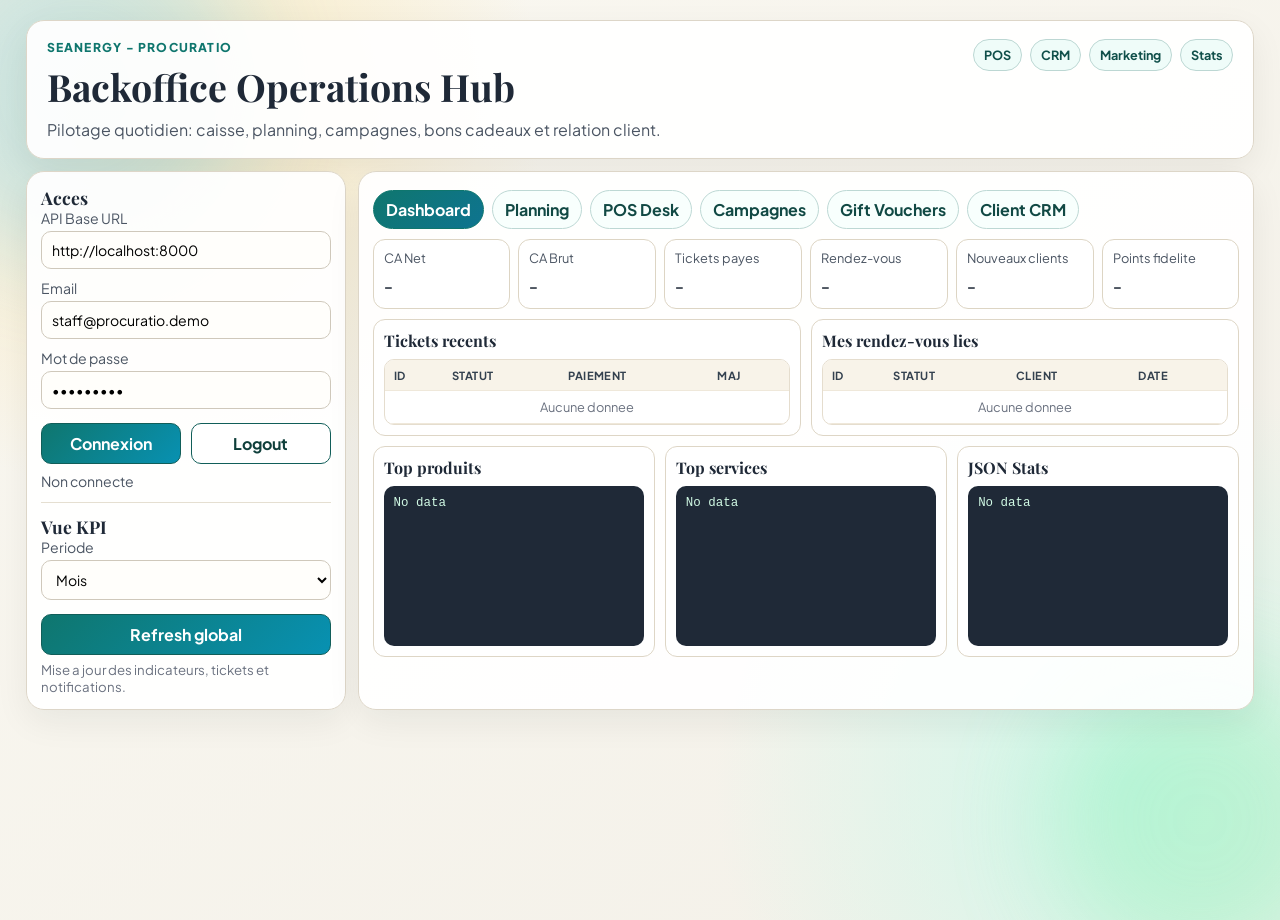
<file: apps/backoffice-web/index.html>
<!doctype html>
<html lang="fr">
  <head>
    <meta charset="UTF-8" />
    <meta name="viewport" content="width=device-width, initial-scale=1.0" />
    <title>Procuratio | Backoffice</title>
    <link rel="preconnect" href="https://fonts.googleapis.com" />
    <link rel="preconnect" href="https://fonts.gstatic.com" crossorigin />
    <link
      href="https://fonts.googleapis.com/css2?family=Plus+Jakarta+Sans:wght@400;500;700;800&family=Playfair+Display:wght@600;700&display=swap"
      rel="stylesheet"
    />
    <link rel="stylesheet" href="./styles.css" />
  </head>
  <body>
    <div class="blob blob-a" aria-hidden="true"></div>
    <div class="blob blob-b" aria-hidden="true"></div>

    <main class="shell">
      <header class="hero card">
        <div>
          <p class="kicker">Seanergy - Procuratio</p>
          <h1>Backoffice Operations Hub</h1>
          <p class="sub">Pilotage quotidien: caisse, planning, campagnes, bons cadeaux et relation client.</p>
        </div>
        <div class="hero-badges">
          <span class="chip">POS</span>
          <span class="chip">CRM</span>
          <span class="chip">Marketing</span>
          <span class="chip">Stats</span>
        </div>
      </header>

      <section class="layout">
        <aside class="card sidebar">
          <h2>Acces</h2>
          <label>API Base URL <input id="apiBase" value="http://localhost:8000" /></label>
          <label>Email <input id="email" value="staff@procuratio.demo" /></label>
          <label>Mot de passe <input id="password" type="password" value="Staff123!" /></label>
          <div class="row two">
            <button id="loginBtn">Connexion</button>
            <button id="logoutBtn" class="ghost">Logout</button>
          </div>
          <p id="authState" class="state">Non connecte</p>

          <hr />

          <h2>Vue KPI</h2>
          <label>
            Periode
            <select id="statsPeriod">
              <option value="week">Semaine</option>
              <option value="month" selected>Mois</option>
              <option value="year">Annee</option>
            </select>
          </label>
          <button id="refreshAllBtn">Refresh global</button>
          <p class="muted">Mise a jour des indicateurs, tickets et notifications.</p>
        </aside>

        <section class="card workspace">
          <nav class="tabs">
            <button class="tab-btn is-active" data-tab="tab-dashboard">Dashboard</button>
            <button class="tab-btn" data-tab="tab-planning">Planning</button>
            <button class="tab-btn" data-tab="tab-pos">POS Desk</button>
            <button class="tab-btn" data-tab="tab-marketing">Campagnes</button>
            <button class="tab-btn" data-tab="tab-gifts">Gift Vouchers</button>
            <button class="tab-btn" data-tab="tab-customers">Client CRM</button>
          </nav>

          <section id="tab-dashboard" class="tab-pane is-active">
            <div class="kpi-grid">
              <article class="kpi"><p>CA Net</p><h3 id="kpiNetRevenue">-</h3></article>
              <article class="kpi"><p>CA Brut</p><h3 id="kpiGrossRevenue">-</h3></article>
              <article class="kpi"><p>Tickets payes</p><h3 id="kpiTicketsPaid">-</h3></article>
              <article class="kpi"><p>Rendez-vous</p><h3 id="kpiAppointments">-</h3></article>
              <article class="kpi"><p>Nouveaux clients</p><h3 id="kpiNewCustomers">-</h3></article>
              <article class="kpi"><p>Points fidelite</p><h3 id="kpiLoyalty">-</h3></article>
            </div>

            <div class="row two panels">
              <article>
                <h3>Tickets recents</h3>
                <div class="table-wrap">
                  <table>
                    <thead>
                      <tr><th>ID</th><th>Statut</th><th>Paiement</th><th>Maj</th></tr>
                    </thead>
                    <tbody id="ticketsBody"><tr><td colspan="4" class="empty">Aucune donnee</td></tr></tbody>
                  </table>
                </div>
              </article>

              <article>
                <h3>Mes rendez-vous lies</h3>
                <div class="table-wrap">
                  <table>
                    <thead>
                      <tr><th>ID</th><th>Statut</th><th>Client</th><th>Date</th></tr>
                    </thead>
                    <tbody id="appointmentsBody"><tr><td colspan="4" class="empty">Aucune donnee</td></tr></tbody>
                  </table>
                </div>
              </article>
            </div>

            <div class="row three panels">
              <article><h3>Top produits</h3><pre id="topProductsPreview">No data</pre></article>
              <article><h3>Top services</h3><pre id="topServicesPreview">No data</pre></article>
              <article><h3>JSON Stats</h3><pre id="statsPreview">No data</pre></article>
            </div>
          </section>

          <section id="tab-planning" class="tab-pane">
            <div class="row three panels">
              <article>
                <h3>Mode d'affichage</h3>
                <label>
                  Vue
                  <select id="planningView">
                    <option value="day">Jour</option>
                    <option value="week" selected>Semaine</option>
                    <option value="month">Mois</option>
                    <option value="year">Annee</option>
                  </select>
                </label>
                <label>
                  Date de reference
                  <input id="planningDate" type="date" />
                </label>
                <label>
                  Employe
                  <select id="planningEmployee">
                    <option value="">Tous les employes</option>
                  </select>
                </label>
              </article>

              <article>
                <h3>Navigation</h3>
                <div class="row three compact">
                  <button id="planningPrevBtn" class="ghost">Precedent</button>
                  <button id="planningTodayBtn" class="ghost">Aujourd'hui</button>
                  <button id="planningNextBtn" class="ghost">Suivant</button>
                </div>
                <button id="planningLoadBtn">Actualiser planning</button>
                <p id="planningState" class="state">Planning non charge</p>
              </article>

              <article>
                <h3>Synthese</h3>
                <div id="planningSummary" class="planning-summary">
                  <span class="pill">Total: 0</span>
                  <span class="pill">Scheduled: 0</span>
                  <span class="pill">Confirmed: 0</span>
                  <span class="pill">Cancelled: 0</span>
                </div>
                <p class="muted">Vue staff: lecture operationnelle du planning.</p>
              </article>
            </div>

            <article class="planning-board">
              <div id="planningTimeline" class="planning-timeline">
                <p class="empty">Aucun rendez-vous dans cette plage.</p>
              </div>
              <div id="planningGrid" class="planning-grid"></div>
            </article>
          </section>

          <section id="tab-pos" class="tab-pane">
            <div class="row two panels">
              <article>
                <h3>Creation ticket</h3>
                <label>Notes ticket <input id="ticketNotes" placeholder="Ticket client walk-in" /></label>
                <button id="createTicketBtn">Creer ticket</button>
                <p id="ticketState" class="state">Aucun ticket actif</p>
                <label>ID ticket actif <input id="ticketId" type="number" min="1" /></label>
                <button id="loadTicketBtn" class="ghost">Charger details ticket</button>
              </article>

              <article>
                <h3>Parametres ticket</h3>
                <label>ID client (optionnel) <input id="ticketCustomerId" type="number" min="1" /></label>
                <button id="setTicketCustomerBtn" class="ghost">Associer client</button>
                <label>Remise (centimes) <input id="ticketDiscount" type="number" min="0" value="0" /></label>
                <button id="setTicketDiscountBtn" class="ghost">Appliquer remise</button>
                <div class="row two compact">
                  <button id="suspendTicketBtn" class="ghost">Suspendre</button>
                  <button id="resumeTicketBtn" class="ghost">Reprendre</button>
                </div>
              </article>
            </div>

            <div class="row two panels">
              <article>
                <h3>Ajouter produit</h3>
                <div class="row two">
                  <button id="loadPosCatalogBtn" class="ghost">Charger catalogue POS</button>
                  <button id="loadServicesBtn" class="ghost">Charger services</button>
                </div>
                <label>Produit <select id="posProductSelect"></select></label>
                <label>Quantite <input id="posProductQty" type="number" min="1" value="1" /></label>
                <button id="addProductLineBtn">Ajouter ligne produit</button>
              </article>

              <article>
                <h3>Ajouter service</h3>
                <label>Service <select id="posServiceSelect"></select></label>
                <label>Quantite <input id="posServiceQty" type="number" min="1" value="1" /></label>
                <button id="addServiceLineBtn">Ajouter ligne service</button>
              </article>
            </div>

            <div class="row two panels">
              <article>
                <h3>Checkout ticket</h3>
                <label>
                  Methode paiement
                  <select id="posPaymentMethod">
                    <option value="card">card</option>
                    <option value="cash">cash</option>
                    <option value="transfer">transfer</option>
                    <option value="mixed">mixed</option>
                  </select>
                </label>
                <button id="checkoutTicketBtn" class="accent">Valider paiement ticket</button>
                <p id="checkoutState" class="state">Aucun checkout</p>
              </article>

              <article>
                <h3>Detail ticket</h3>
                <pre id="ticketPreview">Aucun ticket charge</pre>
              </article>
            </div>
          </section>

          <section id="tab-marketing" class="tab-pane">
            <div class="row two panels">
              <article>
                <h3>Lancer campagne</h3>
                <label>Nom campagne <input id="campaignName" value="Offer Friday" /></label>
                <label>
                  Canal
                  <select id="campaignChannel">
                    <option value="email">email</option>
                    <option value="sms">sms</option>
                    <option value="both">both</option>
                  </select>
                </label>
                <label>
                  Cible
                  <select id="campaignTargetMode">
                    <option value="all_customers">all_customers</option>
                    <option value="email_opt_in">email_opt_in</option>
                    <option value="sms_opt_in">sms_opt_in</option>
                    <option value="birthday_today">birthday_today</option>
                    <option value="min_points">min_points</option>
                  </select>
                </label>
                <label>Sujet <input id="campaignSubject" value="Votre offre du moment" /></label>
                <label>Message <textarea id="campaignMessage">Profitez de -10% cette semaine en institut.</textarea></label>
                <label>Min points (si cible min_points) <input id="campaignMinPoints" type="number" min="0" /></label>
                <button id="sendCampaignBtn" class="accent">Envoyer campagne</button>
                <button id="sendBirthdayBtn" class="ghost">Envoyer anniversaires du jour</button>
                <p id="campaignState" class="state">Aucune campagne envoyee</p>
              </article>

              <article>
                <h3>Historique campagnes</h3>
                <button id="loadCampaignsBtn" class="ghost">Rafraichir campagnes</button>
                <pre id="campaignsPreview">Aucune campagne</pre>
              </article>
            </div>

            <div class="row two panels">
              <article>
                <h3>Queue notifications</h3>
                <label>
                  Filtre statut
                  <select id="notifStatus">
                    <option value="">all</option>
                    <option value="pending" selected>pending</option>
                    <option value="processing">processing</option>
                    <option value="sent">sent</option>
                    <option value="failed">failed</option>
                  </select>
                </label>
                <button id="loadNotificationsBtn" class="ghost">Charger queue</button>
                <p id="notifMeta" class="muted">Aucune notification</p>

                <div class="table-wrap">
                  <table>
                    <thead>
                      <tr><th>ID</th><th>Canal</th><th>Statut</th><th>User</th><th>Action</th></tr>
                    </thead>
                    <tbody id="notifBody"><tr><td colspan="5" class="empty">No data</td></tr></tbody>
                  </table>
                </div>
              </article>

              <article>
                <h3>Marquer notification</h3>
                <label>ID notification <input id="notifId" type="number" min="1" /></label>
                <label>
                  Nouveau statut
                  <select id="notifUpdateStatus">
                    <option value="sent">sent</option>
                    <option value="failed">failed</option>
                  </select>
                </label>
                <label>Raison echec (si failed) <input id="notifFailureReason" /></label>
                <button id="markNotificationBtn">Mettre a jour</button>
                <p id="notifState" class="state">Aucune mise a jour</p>
                <pre id="notifUpdatePreview">No payload</pre>
              </article>
            </div>
          </section>

          <section id="tab-gifts" class="tab-pane">
            <div class="row two panels">
              <article>
                <h3>Creer bon cadeau</h3>
                <label>
                  Type
                  <select id="voucherType">
                    <option value="amount">amount</option>
                    <option value="service">service</option>
                  </select>
                </label>
                <label>ID service (si type service) <input id="voucherServiceId" type="number" min="1" /></label>
                <label>Montant centimes (si type amount) <input id="voucherAmountCents" type="number" min="0" value="5000" /></label>
                <label>Nom acheteur <input id="voucherPurchaser" value="Client Boutique" /></label>
                <label>Nom beneficiaire <input id="voucherRecipient" value="Recipient Demo" /></label>
                <label>Email beneficiaire <input id="voucherRecipientEmail" value="recipient@example.com" /></label>
                <label>Date effective <input id="voucherEffectiveDate" type="date" /></label>
                <label>Duree (jours) <input id="voucherDurationDays" type="number" min="1" value="365" /></label>
                <button id="createVoucherBtn" class="accent">Creer voucher</button>
                <p id="voucherState" class="state">Aucun voucher cree</p>
              </article>

              <article>
                <h3>Liste & redemption</h3>
                <label>Filtre statut <input id="voucherStatusFilter" placeholder="active / redeemed / expired / cancelled" /></label>
                <label>Code voucher <input id="voucherCodeFilter" placeholder="optionnel" /></label>
                <button id="loadVouchersBtn" class="ghost">Charger vouchers</button>
                <pre id="vouchersPreview">No vouchers</pre>
                <hr />
                <label>ID voucher a debiter <input id="redeemVoucherId" type="number" min="1" /></label>
                <label>Montant redemption (centimes) <input id="redeemAmountCents" type="number" min="1" /></label>
                <label>Note redemption <input id="redeemNote" value="Use in salon" /></label>
                <button id="redeemVoucherBtn">Redeem voucher</button>
                <pre id="redeemPreview">No redemption</pre>
              </article>
            </div>
          </section>

          <section id="tab-customers" class="tab-pane">
            <div class="row two panels">
              <article>
                <h3>Fiche client</h3>
                <label>ID utilisateur client <input id="customerUserId" type="number" min="1" placeholder="ex: 228" /></label>
                <button id="loadCustomerProfileBtn" class="ghost">Charger profil</button>
                <pre id="customerProfilePreview">Aucun profil</pre>
              </article>

              <article>
                <h3>Staff notes</h3>
                <label>Notes internes <textarea id="customerStaffNotes" placeholder="Allergies, preferences, historique..." rows="6"></textarea></label>
                <button id="saveCustomerNotesBtn">Sauvegarder notes</button>
                <p id="customerState" class="state">Aucune sauvegarde</p>
              </article>
            </div>

            <div class="row two panels">
              <article>
                <h3>Abonnement fidelite payant</h3>
                <label>Nom du plan <input id="subscriptionPlanName" value="Premium 30j" /></label>
                <label>Montant (centimes) <input id="subscriptionAmountCents" type="number" min="0" value="5900" /></label>
                <label>Duree (jours) <input id="subscriptionDurationDays" type="number" min="1" value="30" /></label>
                <label>Date de debut <input id="subscriptionStartsOn" type="date" /></label>
                <label>
                  Methode de paiement
                  <select id="subscriptionPaymentMethod">
                    <option value="card">card</option>
                    <option value="cash">cash</option>
                    <option value="transfer">transfer</option>
                    <option value="wallet">wallet</option>
                  </select>
                </label>
                <label>Bonus points <input id="subscriptionBonusPoints" type="number" min="0" value="40" /></label>
                <button id="createSubscriptionBtn" class="accent">Creer abonnement</button>
                <p id="subscriptionState" class="state">Aucun abonnement cree</p>
              </article>

              <article>
                <h3>Liste / annulation abonnements</h3>
                <button id="loadSubscriptionsBtn" class="ghost">Charger abonnements client</button>
                <pre id="subscriptionsPreview">Aucun abonnement</pre>
                <hr />
                <label>ID abonnement a annuler <input id="cancelSubscriptionId" type="number" min="1" /></label>
                <button id="cancelSubscriptionBtn">Annuler abonnement</button>
              </article>
            </div>
          </section>
        </section>
      </section>
    </main>

    <script src="./app.js"></script>
  </body>
</html>
</file>
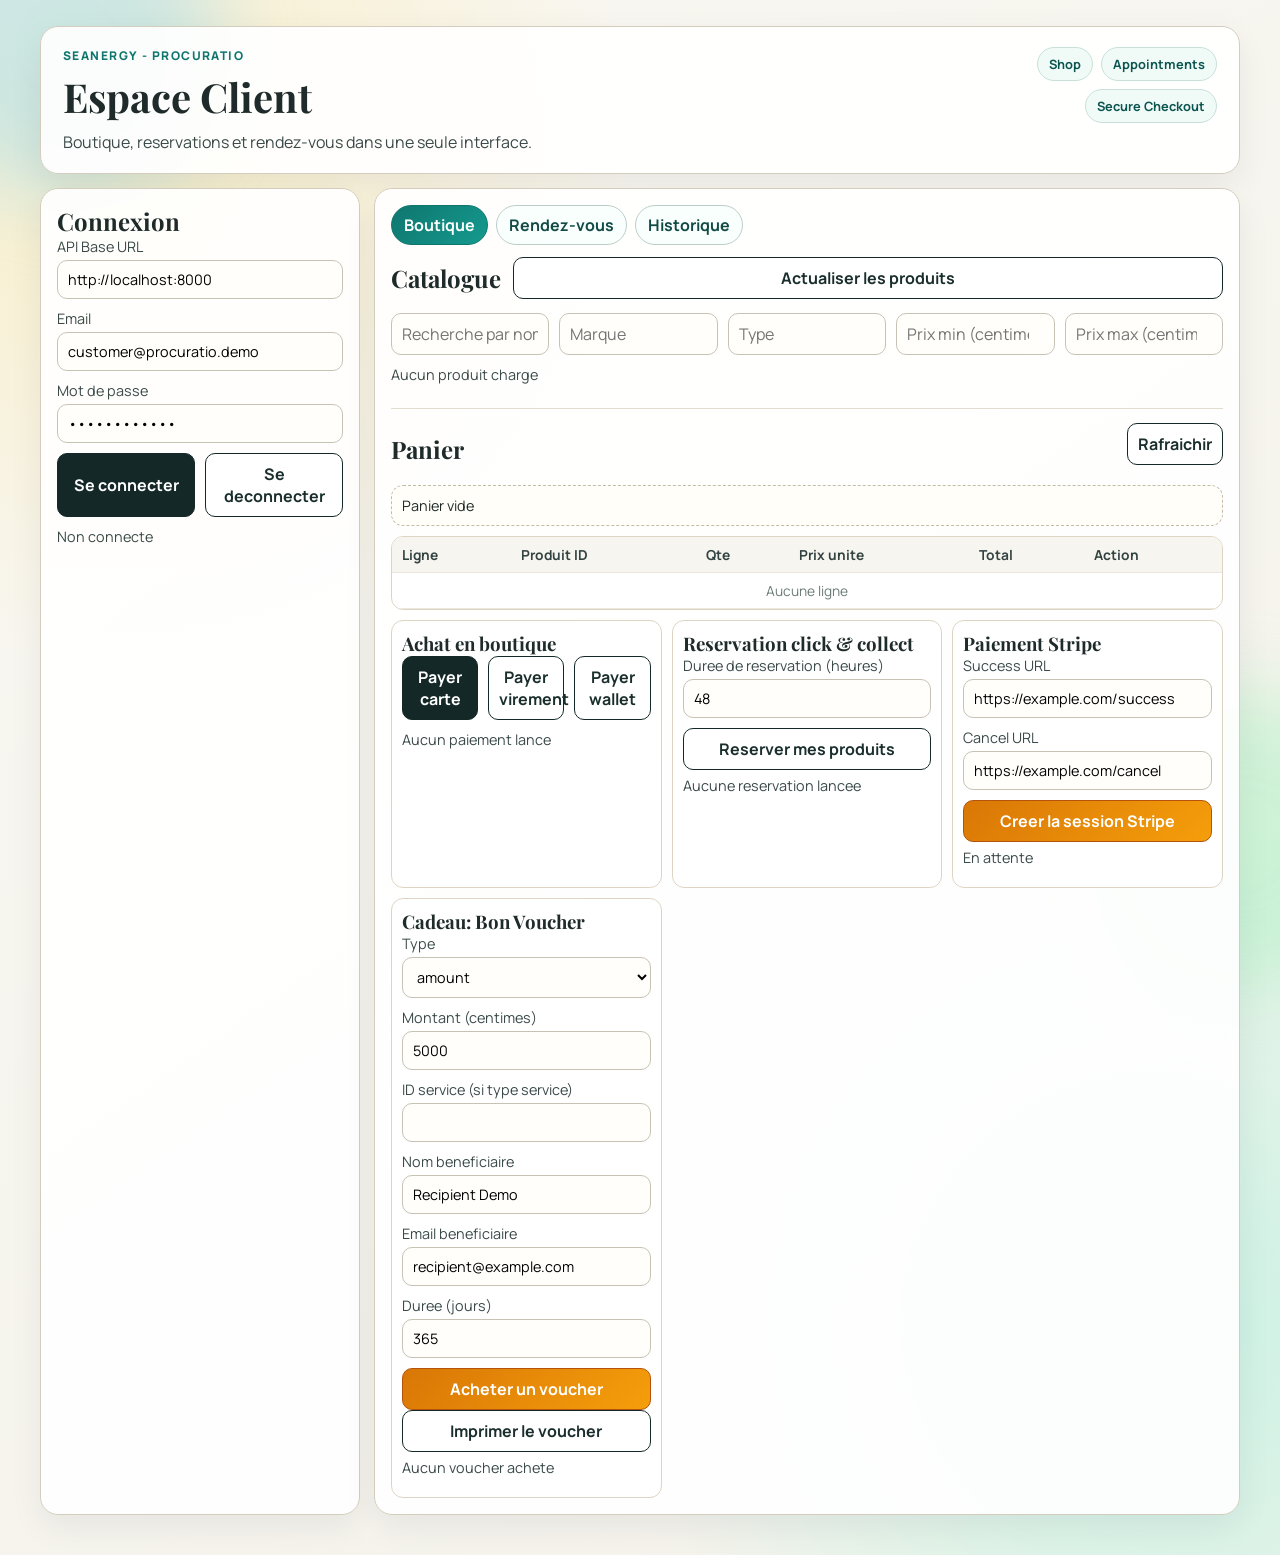
<file: apps/customer-web/index.html>
<!doctype html>
<html lang="fr">
  <head>
    <meta charset="UTF-8" />
    <meta name="viewport" content="width=device-width, initial-scale=1.0" />
    <title>Procuratio | Customer Experience</title>
    <link rel="preconnect" href="https://fonts.googleapis.com" />
    <link rel="preconnect" href="https://fonts.gstatic.com" crossorigin />
    <link
      href="https://fonts.googleapis.com/css2?family=Manrope:wght@400;500;700;800&family=Playfair+Display:wght@600;700&display=swap"
      rel="stylesheet"
    />
    <link rel="stylesheet" href="./styles.css" />
  </head>
  <body>
    <div class="bg-orb orb-left" aria-hidden="true"></div>
    <div class="bg-orb orb-right" aria-hidden="true"></div>

    <main class="shell">
      <header class="hero card">
        <div>
          <p class="kicker">Seanergy - Procuratio</p>
          <h1>Espace Client</h1>
          <p class="hero-copy">
            Boutique, reservations et rendez-vous dans une seule interface.
          </p>
        </div>
        <div class="hero-chip-wrap">
          <span class="hero-chip">Shop</span>
          <span class="hero-chip">Appointments</span>
          <span class="hero-chip">Secure Checkout</span>
        </div>
      </header>

      <section class="grid-main">
        <aside class="card auth-card">
          <h2>Connexion</h2>
          <label>
            API Base URL
            <input id="apiBase" value="http://localhost:8000" />
          </label>
          <label>
            Email
            <input id="email" value="customer@procuratio.demo" />
          </label>
          <label>
            Mot de passe
            <input id="password" type="password" value="Customer123!" />
          </label>
          <div class="row two">
            <button id="loginBtn">Se connecter</button>
            <button id="logoutBtn" class="ghost">Se deconnecter</button>
          </div>
          <p id="authState" class="state">Non connecte</p>
        </aside>

        <section class="card workspace">
          <nav class="tabs" aria-label="Sections client">
            <button class="tab-btn is-active" data-tab="tab-shop">Boutique</button>
            <button class="tab-btn" data-tab="tab-appointments">Rendez-vous</button>
            <button class="tab-btn" data-tab="tab-history">Historique</button>
          </nav>

          <section id="tab-shop" class="tab-pane is-active">
            <div class="panel-head">
              <h2>Catalogue</h2>
              <button id="loadProductsBtn" class="ghost">Actualiser les produits</button>
            </div>
            <div class="row filters">
              <input id="searchQuery" placeholder="Recherche par nom, SKU..." />
              <input id="searchBrand" placeholder="Marque" />
              <input id="searchType" placeholder="Type" />
              <input id="searchMinPrice" type="number" min="0" placeholder="Prix min (centimes)" />
              <input id="searchMaxPrice" type="number" min="0" placeholder="Prix max (centimes)" />
            </div>
            <p id="productState" class="state">Aucun produit charge</p>
            <div id="productList" class="product-grid"></div>

            <hr />

            <div class="panel-head">
              <h2>Panier</h2>
              <div class="row compact">
                <button id="refreshCartBtn" class="ghost">Rafraichir</button>
              </div>
            </div>
            <div id="cartSummary" class="summary-box">Panier vide</div>
            <div class="table-wrap">
              <table>
                <thead>
                  <tr>
                    <th>Ligne</th>
                    <th>Produit ID</th>
                    <th>Qte</th>
                    <th>Prix unite</th>
                    <th>Total</th>
                    <th>Action</th>
                  </tr>
                </thead>
                <tbody id="cartLinesBody">
                  <tr>
                    <td colspan="6" class="empty">Aucune ligne</td>
                  </tr>
                </tbody>
              </table>
            </div>

            <div class="checkout-grid">
              <article class="checkout-block">
                <h3>Achat en boutique</h3>
                <div class="row three">
                  <button id="payCardBtn">Payer carte</button>
                  <button id="payTransferBtn" class="ghost">Payer virement</button>
                  <button id="payWalletBtn" class="ghost">Payer wallet</button>
                </div>
                <p id="purchaseState" class="state">Aucun paiement lance</p>
              </article>

              <article class="checkout-block">
                <h3>Reservation click & collect</h3>
                <label>
                  Duree de reservation (heures)
                  <input id="reservationHours" type="number" min="1" max="168" value="48" />
                </label>
                <button id="reserveBtn" class="ghost">Reserver mes produits</button>
                <p id="reserveState" class="state">Aucune reservation lancee</p>
              </article>

              <article class="checkout-block">
                <h3>Paiement Stripe</h3>
                <label>
                  Success URL
                  <input id="successUrl" value="https://example.com/success" />
                </label>
                <label>
                  Cancel URL
                  <input id="cancelUrl" value="https://example.com/cancel" />
                </label>
                <button id="stripeCheckoutBtn" class="accent">Creer la session Stripe</button>
                <p id="checkoutState" class="state">En attente</p>
                <a id="checkoutLink" target="_blank" rel="noopener noreferrer"></a>
              </article>

              <article class="checkout-block">
                <h3>Cadeau: Bon Voucher</h3>
                <label>
                  Type
                  <select id="giftVoucherType">
                    <option value="amount">amount</option>
                    <option value="service">service</option>
                  </select>
                </label>
                <label>
                  Montant (centimes)
                  <input id="giftVoucherAmountCents" type="number" min="0" value="5000" />
                </label>
                <label>
                  ID service (si type service)
                  <input id="giftVoucherServiceId" type="number" min="1" />
                </label>
                <label>
                  Nom beneficiaire
                  <input id="giftVoucherRecipientName" value="Recipient Demo" />
                </label>
                <label>
                  Email beneficiaire
                  <input id="giftVoucherRecipientEmail" value="recipient@example.com" />
                </label>
                <label>
                  Duree (jours)
                  <input id="giftVoucherDurationDays" type="number" min="1" value="365" />
                </label>
                <button id="purchaseGiftVoucherBtn" class="accent">Acheter un voucher</button>
                <button id="printGiftVoucherBtn" class="ghost">Imprimer le voucher</button>
                <p id="giftVoucherState" class="state">Aucun voucher achete</p>
              </article>
            </div>
          </section>

          <section id="tab-appointments" class="tab-pane">
            <div class="panel-head">
              <h2>Prise de rendez-vous</h2>
              <button id="loadAppointmentCatalogBtn" class="ghost">Charger services & employes</button>
            </div>
            <p id="appointmentCatalogState" class="state">Catalogue non charge</p>

            <div class="row three">
              <label>
                Service
                <select id="serviceSelect"></select>
              </label>
              <label>
                Employe
                <select id="employeeSelect"></select>
              </label>
              <label>
                Date
                <input id="appointmentDate" type="date" />
              </label>
            </div>

            <div class="row two">
              <button id="searchAvailabilityBtn" class="ghost">Chercher les disponibilites</button>
              <label class="inline">
                <input id="payInStore" type="checkbox" checked />
                <span>Payer en institut</span>
              </label>
            </div>

            <p id="slotState" class="state">Aucun slot charge</p>
            <div id="slotList" class="slot-list"></div>

            <label>
              Notes
              <input id="appointmentNotes" placeholder="Preference ou note (optionnel)" />
            </label>

            <button id="bookAppointmentBtn" class="accent">Confirmer le rendez-vous</button>
            <p id="bookState" class="state">Aucune reservation de rendez-vous</p>
            <pre id="bookPreview">Aucun payload</pre>
          </section>

          <section id="tab-history" class="tab-pane">
            <div class="panel-head">
              <h2>Mon historique</h2>
              <div class="row compact">
                <button id="refreshAppointmentsBtn" class="ghost">Mes rendez-vous</button>
                <button id="refreshOrdersBtn" class="ghost">Mes commandes</button>
                <button id="refreshReservationsBtn" class="ghost">Mes reservations</button>
              </div>
            </div>

            <div class="row two">
              <article>
                <h3>Rendez-vous</h3>
                <div class="table-wrap">
                  <table>
                    <thead>
                      <tr>
                        <th>ID</th>
                        <th>Debut</th>
                        <th>Statut</th>
                        <th>Action</th>
                      </tr>
                    </thead>
                    <tbody id="appointmentsBody">
                      <tr><td colspan="4" class="empty">Aucun rendez-vous</td></tr>
                    </tbody>
                  </table>
                </div>
              </article>

              <article>
                <h3>Paiement rendez-vous</h3>
                <label>
                  ID du rendez-vous
                  <input id="payAppointmentId" type="number" min="1" />
                </label>
                <label>
                  Success URL
                  <input id="appointmentSuccessUrl" value="https://example.com/appointment/success" />
                </label>
                <label>
                  Cancel URL
                  <input id="appointmentCancelUrl" value="https://example.com/appointment/cancel" />
                </label>
                <button id="payAppointmentBtn" class="accent">Payer ce rendez-vous</button>
                <p id="appointmentState" class="state">Aucune action</p>
                <a id="appointmentCheckoutLink" target="_blank" rel="noopener noreferrer"></a>
              </article>
            </div>

            <div class="row two">
              <article>
                <h3>Commandes</h3>
                <pre id="ordersPreview">Aucune commande</pre>
              </article>
              <article>
                <h3>Reservations</h3>
                <pre id="reservationsPreview">Aucune reservation</pre>
              </article>
            </div>

            <article>
              <h3>Mes gift vouchers</h3>
              <div class="row two">
                <button id="refreshGiftVouchersBtn" class="ghost">Rafraichir mes vouchers</button>
                <button id="printLastGiftVoucherBtn" class="ghost">Imprimer dernier voucher</button>
              </div>
              <pre id="giftVouchersPreview">Aucun voucher</pre>
            </article>
          </section>
        </section>
      </section>
    </main>

    <script src="./app.js"></script>
  </body>
</html>
</file>
<file: apps/backoffice-web/styles.css>
:root {
  --bg: #f3f0e8;
  --card: #ffffffec;
  --ink: #1f2937;
  --ink-soft: #4b5563;
  --line: #ddd6c8;
  --brand: #0f766e;
  --brand-strong: #115e59;
  --accent: #b45309;
  --danger: #b91c1c;
  --ok: #166534;
}

* {
  box-sizing: border-box;
}

body {
  margin: 0;
  min-height: 100vh;
  color: var(--ink);
  font-family: "Plus Jakarta Sans", sans-serif;
  background: radial-gradient(circle at 12% 12%, #f8e8bc 0, transparent 28%),
    radial-gradient(circle at 88% 85%, #cff7ea 0, transparent 30%),
    linear-gradient(145deg, #faf8f1, var(--bg));
}

.blob {
  position: fixed;
  z-index: -1;
  border-radius: 999px;
  filter: blur(50px);
  opacity: 0.35;
}

.blob-a {
  width: 340px;
  height: 340px;
  left: -90px;
  top: -80px;
  background: #7dd3fc;
}

.blob-b {
  width: 300px;
  height: 300px;
  right: -70px;
  bottom: -70px;
  background: #86efac;
}

.shell {
  width: min(1300px, 96vw);
  margin: 20px auto 30px;
  animation: fadeIn 320ms ease-out;
}

@keyframes fadeIn {
  from {
    opacity: 0;
    transform: translateY(10px);
  }
  to {
    opacity: 1;
    transform: translateY(0);
  }
}

.card {
  background: var(--card);
  border: 1px solid var(--line);
  border-radius: 18px;
  box-shadow: 0 12px 34px #11182710;
}

.hero {
  padding: 18px 20px;
  display: flex;
  justify-content: space-between;
  gap: 16px;
}

.kicker {
  margin: 0 0 6px;
  text-transform: uppercase;
  letter-spacing: 0.1em;
  font-size: 0.76rem;
  color: var(--brand);
  font-weight: 800;
}

h1,
h2,
h3 {
  margin: 0;
  font-family: "Playfair Display", serif;
}

h1 {
  font-size: clamp(1.7rem, 3vw, 2.35rem);
}

h2 {
  font-size: 1.1rem;
}

h3 {
  font-size: 1rem;
}

.sub {
  margin: 8px 0 0;
  color: var(--ink-soft);
}

.hero-badges {
  display: flex;
  align-content: flex-start;
  justify-content: flex-end;
  flex-wrap: wrap;
  gap: 8px;
  max-width: 280px;
}

.chip {
  border: 1px solid #bcd7d3;
  border-radius: 999px;
  padding: 7px 10px;
  font-size: 0.79rem;
  color: #0f4f4a;
  background: #effcf9;
  font-weight: 700;
}

.layout {
  margin-top: 12px;
  display: grid;
  grid-template-columns: 320px 1fr;
  gap: 12px;
}

.sidebar,
.workspace {
  padding: 14px;
}

label {
  display: block;
  margin-bottom: 10px;
  font-size: 0.88rem;
  color: var(--ink-soft);
}

input,
select,
textarea,
button {
  width: 100%;
  margin-top: 4px;
  border-radius: 10px;
  border: 1px solid #cfc8bb;
  padding: 9px 10px;
  font: inherit;
}

input,
select,
textarea {
  background: #fffefb;
}

textarea {
  resize: vertical;
  min-height: 90px;
}

button {
  cursor: pointer;
  background: linear-gradient(135deg, var(--brand), #0891b2);
  color: #fff;
  border-color: var(--brand-strong);
  font-weight: 700;
  transition: transform 140ms ease, opacity 140ms ease;
}

button:hover {
  transform: translateY(-1px);
  opacity: 0.95;
}

button.ghost {
  background: #fff;
  color: #0f3f3b;
}

button.accent {
  background: linear-gradient(135deg, var(--accent), #f59e0b);
  border-color: #92400e;
}

hr {
  border: 0;
  border-top: 1px solid #e5dfd1;
  margin: 12px 0;
}

.row {
  display: grid;
  gap: 10px;
}

.row.two {
  grid-template-columns: repeat(2, minmax(0, 1fr));
}

.row.three {
  grid-template-columns: repeat(3, minmax(0, 1fr));
}

.row.compact {
  margin-top: 8px;
}

.tabs {
  display: flex;
  gap: 8px;
  flex-wrap: wrap;
  margin-bottom: 10px;
}

.tab-btn {
  width: auto;
  padding: 8px 12px;
  border-radius: 999px;
  border: 1px solid #bdd8d4;
  background: #f8fffd;
  color: #114944;
  font-weight: 700;
}

.tab-btn.is-active {
  background: linear-gradient(135deg, #0f766e, #0e7490);
  color: #fff;
  border-color: #0f766e;
}

.tab-pane {
  display: none;
  animation: reveal 220ms ease;
}

.tab-pane.is-active {
  display: block;
}

@keyframes reveal {
  from {
    opacity: 0;
    transform: translateY(5px);
  }
  to {
    opacity: 1;
    transform: translateY(0);
  }
}

.kpi-grid {
  display: grid;
  grid-template-columns: repeat(6, minmax(0, 1fr));
  gap: 8px;
  margin-bottom: 10px;
}

.kpi {
  border: 1px solid #ddd5c4;
  border-radius: 12px;
  background: #fff;
  padding: 10px;
}

.kpi p {
  margin: 0;
  color: var(--ink-soft);
  font-size: 0.8rem;
}

.kpi h3 {
  margin-top: 7px;
  font-size: 1.15rem;
}

.panels {
  margin-top: 10px;
}

.panels article {
  border: 1px solid #ded6c6;
  border-radius: 12px;
  background: #fff;
  padding: 10px;
}

.table-wrap {
  overflow: auto;
  border: 1px solid #e5ddce;
  border-radius: 10px;
  background: #fff;
  margin-top: 8px;
}

table {
  width: 100%;
  border-collapse: collapse;
  font-size: 0.8rem;
}

th,
td {
  padding: 8px 9px;
  border-bottom: 1px solid #efe8da;
  text-align: left;
  white-space: nowrap;
}

th {
  background: #f8f3e9;
  color: #34414f;
  text-transform: uppercase;
  letter-spacing: 0.04em;
  font-size: 0.7rem;
}

td.empty {
  text-align: center;
  color: #6b7280;
}

.state {
  margin: 8px 0 0;
  font-size: 0.88rem;
  color: var(--ink-soft);
}

.state.ok {
  color: var(--ok);
}

.state.err {
  color: var(--danger);
}

.state.warn {
  color: #92400e;
}

.muted {
  margin: 6px 0 0;
  font-size: 0.83rem;
  color: #6b7280;
}

pre {
  margin: 8px 0 0;
  min-height: 160px;
  max-height: 320px;
  overflow: auto;
  border-radius: 10px;
  padding: 10px;
  background: #1f2937;
  color: #d1fae5;
  font-size: 0.78rem;
}

.planning-summary {
  display: flex;
  flex-wrap: wrap;
  gap: 6px;
  margin-top: 8px;
}

.pill {
  border: 1px solid #cce3de;
  background: #f3fcfa;
  border-radius: 999px;
  color: #134e4a;
  padding: 6px 10px;
  font-size: 0.78rem;
  font-weight: 700;
}

.planning-board {
  margin-top: 10px;
  border: 1px solid #ded6c6;
  border-radius: 12px;
  background: #fff;
  padding: 10px;
}

.planning-timeline {
  display: grid;
  gap: 10px;
}

.planning-day-block {
  border: 1px solid #ece3d4;
  border-radius: 10px;
  background: #fffcf6;
  padding: 10px;
}

.planning-day-block h4 {
  margin: 0 0 8px;
  font-size: 0.95rem;
}

.planning-employee-block + .planning-employee-block {
  margin-top: 8px;
}

.planning-employee-block h5 {
  margin: 0 0 6px;
  font-size: 0.85rem;
  color: #3f4f4d;
}

.planning-cards {
  display: grid;
  gap: 6px;
}

.planning-card {
  border: 1px solid #d7d2c6;
  border-left: 5px solid #0f766e;
  border-radius: 10px;
  background: #fff;
  padding: 8px 9px;
  font-size: 0.8rem;
}

.planning-card.status-confirmed {
  border-left-color: #166534;
}

.planning-card.status-cancelled {
  border-left-color: #b91c1c;
}

.planning-card.status-completed {
  border-left-color: #0369a1;
}

.planning-card-top {
  display: flex;
  align-items: center;
  justify-content: space-between;
  gap: 10px;
  margin-bottom: 4px;
}

.planning-card-time {
  font-weight: 800;
  color: #1f2937;
}

.planning-status {
  font-size: 0.73rem;
  border: 1px solid #d8e8e2;
  border-radius: 999px;
  padding: 3px 8px;
  background: #f2fdfa;
  color: #115e59;
}

.planning-status.status-cancelled {
  border-color: #f1c9c9;
  background: #fff0f0;
  color: #991b1b;
}

.planning-status.status-confirmed {
  border-color: #c7e6cf;
  background: #eefdf2;
  color: #166534;
}

.planning-grid {
  margin-top: 10px;
  display: grid;
  grid-template-columns: repeat(7, minmax(0, 1fr));
  gap: 8px;
}

.planning-grid.months {
  grid-template-columns: repeat(3, minmax(0, 1fr));
}

.planning-cell {
  border: 1px solid #e3dccd;
  border-radius: 10px;
  background: #fffefb;
  padding: 8px;
  min-height: 74px;
}

.planning-cell h5 {
  margin: 0 0 4px;
  font-size: 0.8rem;
}

.planning-cell p {
  margin: 0;
  font-size: 0.76rem;
  color: #4b5563;
}

@media (max-width: 1140px) {
  .layout {
    grid-template-columns: 1fr;
  }

  .kpi-grid {
    grid-template-columns: repeat(2, minmax(0, 1fr));
  }

  .row.two,
  .row.three {
    grid-template-columns: 1fr;
  }

  .hero {
    flex-direction: column;
  }

  .hero-badges {
    justify-content: flex-start;
    max-width: none;
  }

  .planning-grid,
  .planning-grid.months {
    grid-template-columns: repeat(2, minmax(0, 1fr));
  }
}
</file>
<file: apps/customer-web/styles.css>
:root {
  --bg-main: #f4f2eb;
  --bg-card: #ffffffea;
  --ink-900: #1f2b2a;
  --ink-700: #3a4a48;
  --line: #d4ccbd;
  --sage: #0f766e;
  --sage-strong: #0a5a54;
  --amber: #d97706;
  --danger: #b91c1c;
  --ok: #166534;
}

* {
  box-sizing: border-box;
}

body {
  margin: 0;
  min-height: 100vh;
  background: radial-gradient(circle at 10% 10%, #f8eec8 0, transparent 28%),
    radial-gradient(circle at 90% 85%, #c8f2e3 0, transparent 30%),
    linear-gradient(145deg, #f9f7f1, var(--bg-main));
  color: var(--ink-900);
  font-family: "Manrope", sans-serif;
}

.bg-orb {
  position: fixed;
  z-index: -1;
  width: 300px;
  aspect-ratio: 1;
  border-radius: 50%;
  filter: blur(40px);
  opacity: 0.35;
}

.orb-left {
  top: -100px;
  left: -80px;
  background: #7dd3fc;
}

.orb-right {
  right: -110px;
  bottom: -90px;
  background: #86efac;
}

.shell {
  width: min(1200px, 95vw);
  margin: 26px auto 40px;
  animation: rise 320ms ease-out;
}

@keyframes rise {
  from {
    opacity: 0;
    transform: translateY(12px);
  }
  to {
    opacity: 1;
    transform: translateY(0);
  }
}

.card {
  border: 1px solid var(--line);
  border-radius: 18px;
  background: var(--bg-card);
  box-shadow: 0 12px 34px #0f172a10;
}

.hero {
  padding: 20px 22px;
  display: flex;
  justify-content: space-between;
  gap: 18px;
}

.kicker {
  margin: 0 0 6px;
  font-size: 0.75rem;
  letter-spacing: 0.12em;
  text-transform: uppercase;
  color: var(--sage);
  font-weight: 800;
}

h1,
h2,
h3 {
  margin: 0;
  font-family: "Playfair Display", serif;
}

h1 {
  font-size: clamp(1.8rem, 3.2vw, 2.5rem);
}

.hero-copy {
  margin: 8px 0 0;
  color: var(--ink-700);
}

.hero-chip-wrap {
  display: flex;
  flex-wrap: wrap;
  align-content: flex-start;
  justify-content: flex-end;
  gap: 8px;
  max-width: 300px;
}

.hero-chip {
  border: 1px solid #c9dfda;
  background: #f0fbf8;
  color: #0c544f;
  border-radius: 999px;
  padding: 7px 11px;
  font-size: 0.8rem;
  font-weight: 700;
}

.grid-main {
  margin-top: 14px;
  display: grid;
  grid-template-columns: 320px 1fr;
  gap: 14px;
}

.auth-card,
.workspace {
  padding: 16px;
}

.workspace {
  min-height: 620px;
}

.tabs {
  display: flex;
  gap: 8px;
  flex-wrap: wrap;
  margin-bottom: 12px;
}

.tab-btn {
  width: auto;
  border-radius: 999px;
  border: 1px solid #bccdc8;
  background: #f9fffd;
  color: #124b46;
  padding: 8px 12px;
  font-weight: 700;
  cursor: pointer;
}

.tab-btn.is-active {
  background: linear-gradient(135deg, #0f766e, #159a8f);
  border-color: #0f766e;
  color: #fff;
}

.tab-pane {
  display: none;
  animation: fade 220ms ease;
}

.tab-pane.is-active {
  display: block;
}

@keyframes fade {
  from {
    opacity: 0;
    transform: translateY(6px);
  }
  to {
    opacity: 1;
    transform: translateY(0);
  }
}

label {
  display: block;
  margin-bottom: 10px;
  font-size: 0.9rem;
  color: var(--ink-700);
}

input,
select,
button {
  width: 100%;
  border-radius: 10px;
  border: 1px solid #c8c2b5;
  font: inherit;
  padding: 9px 10px;
}

input,
select {
  margin-top: 4px;
  background: #fffefa;
}

button {
  font-weight: 700;
  background: #142827;
  color: #fff;
  border-color: #142827;
  cursor: pointer;
  transition: transform 140ms ease, opacity 140ms ease;
}

button:hover {
  transform: translateY(-1px);
  opacity: 0.95;
}

button.ghost {
  background: #fff;
  color: #1a2f2d;
}

button.accent {
  background: linear-gradient(135deg, var(--amber), #f59e0b);
  border-color: #b45309;
}

.row {
  display: grid;
  gap: 10px;
  margin-bottom: 10px;
}

.row.compact {
  display: flex;
  gap: 8px;
}

.row.two {
  grid-template-columns: repeat(2, minmax(0, 1fr));
}

.row.three {
  grid-template-columns: repeat(3, minmax(0, 1fr));
}

.filters {
  grid-template-columns: repeat(5, minmax(0, 1fr));
}

.inline {
  display: flex;
  align-items: center;
  gap: 8px;
}

.inline input {
  width: auto;
  margin: 0;
}

.state {
  margin: 6px 0 10px;
  color: var(--ink-700);
  font-size: 0.9rem;
}

.state.ok {
  color: var(--ok);
}

.state.warn {
  color: var(--amber);
}

.state.err {
  color: var(--danger);
}

.panel-head {
  display: flex;
  justify-content: space-between;
  align-items: center;
  gap: 12px;
  margin-bottom: 10px;
}

hr {
  border: 0;
  border-top: 1px solid #e2ddd0;
  margin: 14px 0;
}

.product-grid {
  display: grid;
  grid-template-columns: repeat(3, minmax(0, 1fr));
  gap: 10px;
}

.product-card {
  border: 1px solid #ddd4c3;
  border-radius: 14px;
  padding: 12px;
  background: #fff;
}

.product-meta {
  display: flex;
  justify-content: space-between;
  font-size: 0.8rem;
  color: #46625f;
}

.product-card h4 {
  margin: 8px 0 4px;
  font-size: 1rem;
}

.product-card p {
  margin: 0;
  font-size: 0.85rem;
  color: #4d5f5d;
  min-height: 35px;
}

.summary-box {
  border: 1px dashed #c6bba8;
  border-radius: 12px;
  padding: 10px;
  background: #fffef9;
  font-size: 0.9rem;
  margin-bottom: 10px;
}

.table-wrap {
  overflow: auto;
  border: 1px solid #ddd4c3;
  border-radius: 12px;
  background: #fff;
}

table {
  border-collapse: collapse;
  width: 100%;
  font-size: 0.86rem;
}

th,
td {
  padding: 8px 10px;
  border-bottom: 1px solid #ece7dc;
  text-align: left;
  white-space: nowrap;
}

th {
  background: #f7f5ef;
  color: #324341;
}

td.empty {
  text-align: center;
  color: #6c7c79;
}

.checkout-grid {
  display: grid;
  grid-template-columns: repeat(3, minmax(0, 1fr));
  gap: 10px;
  margin-top: 10px;
}

.checkout-block {
  border: 1px solid #ddd4c3;
  border-radius: 12px;
  background: #fff;
  padding: 10px;
}

.slot-list {
  display: flex;
  flex-wrap: wrap;
  gap: 8px;
  margin: 8px 0;
}

.slot-btn {
  width: auto;
  border-radius: 999px;
  border: 1px solid #bfd3cf;
  background: #f6fffc;
  color: #104642;
  padding: 8px 11px;
}

.slot-btn.is-selected {
  background: #0f766e;
  color: #fff;
  border-color: #0f766e;
}

a {
  display: block;
  margin-top: 8px;
  color: #0f766e;
  word-break: break-all;
  font-size: 0.85rem;
}

pre {
  margin: 8px 0 0;
  max-height: 220px;
  overflow: auto;
  border-radius: 12px;
  padding: 10px;
  background: #1f2937;
  color: #cffafe;
  font-size: 0.8rem;
}

@media (max-width: 1080px) {
  .grid-main {
    grid-template-columns: 1fr;
  }

  .filters,
  .row.three,
  .checkout-grid,
  .product-grid {
    grid-template-columns: 1fr;
  }

  .row.two {
    grid-template-columns: 1fr;
  }

  .hero {
    flex-direction: column;
  }

  .hero-chip-wrap {
    justify-content: flex-start;
    max-width: none;
  }
}
</file>
